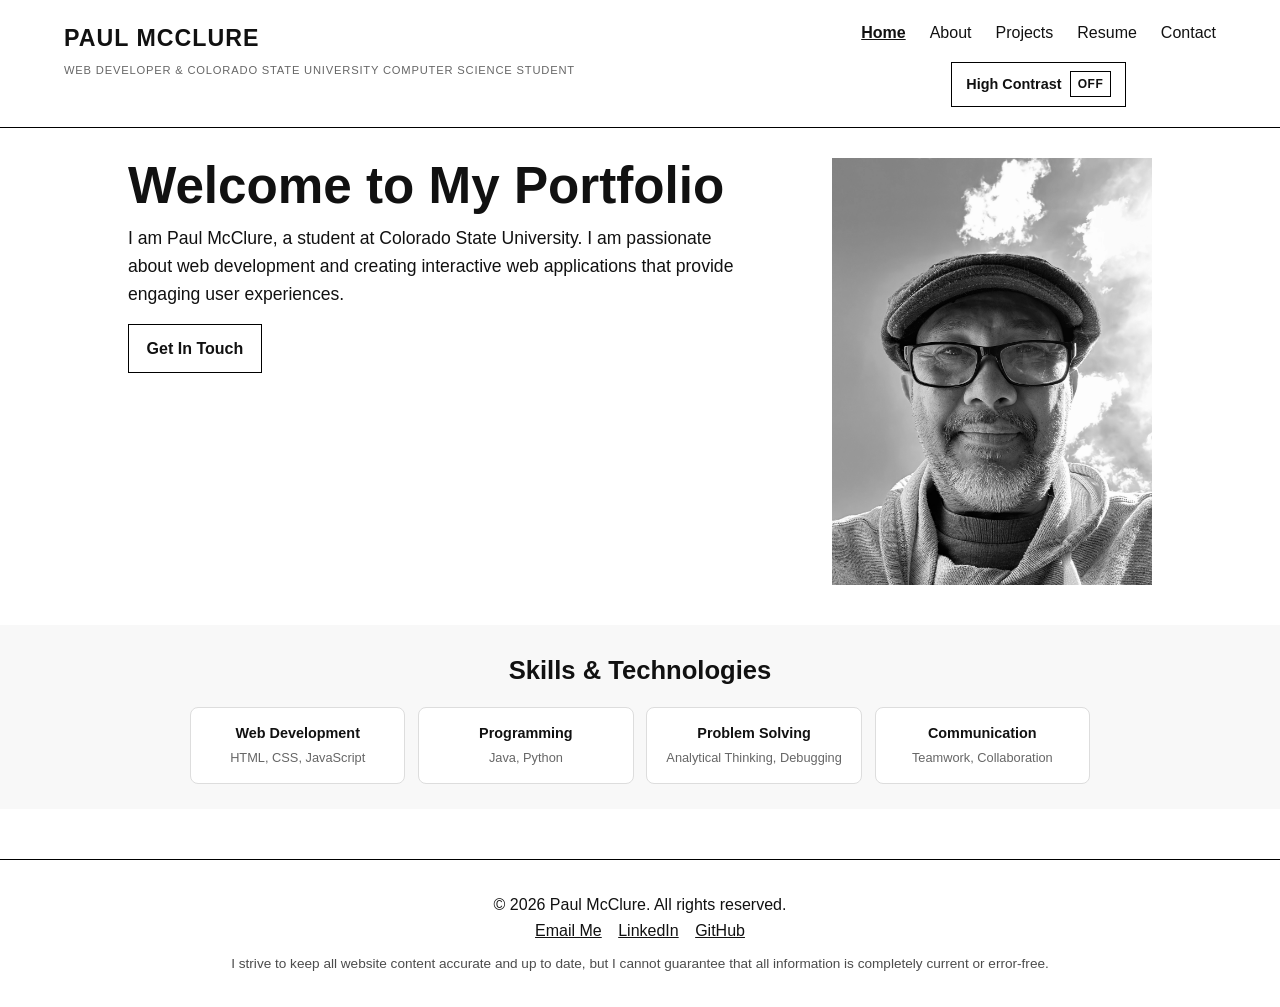
<file: index.html>
<!DOCTYPE html>
<html lang="en">
<head>
    <meta charset="UTF-8">
    <meta name="viewport" content="width=device-width, initial-scale=1.0">
    <title>Home | Paul McClure</title>
    <link rel="stylesheet" href="style.css">
    <script src="shared-header.js" defer></script>
    <script src="theme-toggle.js" defer></script>
    <script src="shared-footer.js" defer></script>
</head>
<body data-active-page="home">
    <header data-site-header></header>

    <main id="main-content" class="hero">
        <section class="hero-text">
            <h1>Welcome to My Portfolio</h1>
            <p>I am Paul McClure, a student at Colorado State University. I am passionate about web development and creating interactive web applications that provide engaging user experiences.</p>
            <div class="cta-buttons">
                <a href="contact.html" class="btn">Get In Touch</a>
            </div>
        </section>

        <section class="hero-image">
            <img src="Profile_pic.jpg" alt="Paul McClure" class="profile-img">
        </section>
    </main>

    <section class="skills-highlights">
        <h2>Skills & Technologies</h2>
        <div class="skills-grid">
            <div class="skill-card">
                <h3>Web Development</h3>
                <p>HTML, CSS, JavaScript</p>
            </div>
            <div class="skill-card">
                <h3>Programming</h3>
                <p>Java, Python</p>
            </div>
            <div class="skill-card">
                <h3>Problem Solving</h3>
                <p>Analytical Thinking, Debugging</p>
            </div>
            <div class="skill-card">
                <h3>Communication</h3>
                <p>Teamwork, Collaboration</p>
            </div>
        </div>
    </section>

    <footer data-site-footer></footer>

</body>
</html>
</file>
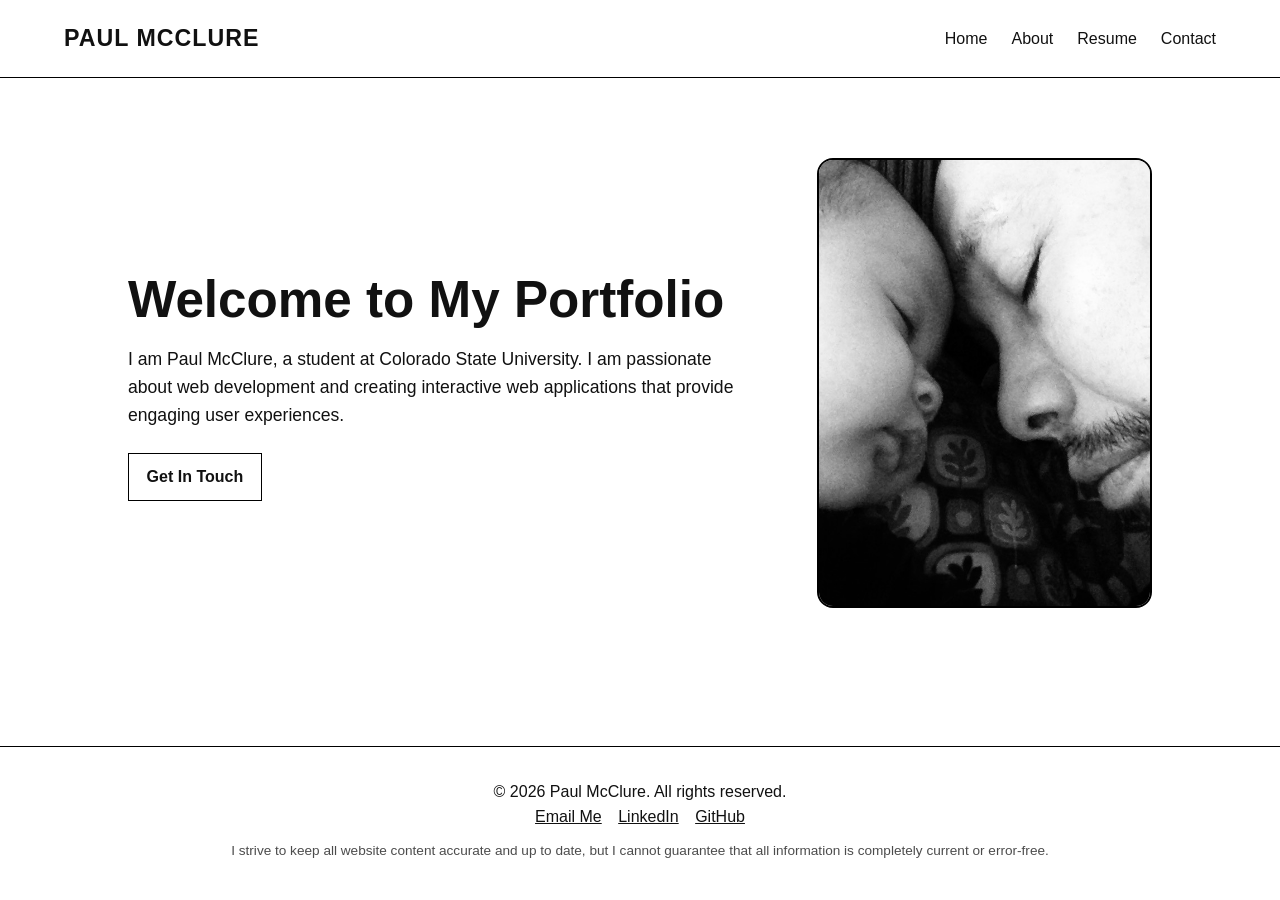
<file: Paul-Portfolio/index.html>
<!DOCTYPE html>
<html lang="en">
<head>
    <meta charset="UTF-8">
    <meta name="viewport" content="width=device-width, initial-scale=1.0">
    <title>Paul McClure |Portfolio </title>
    <link rel="stylesheet" href="style.css">
</head>
<body>

    <header>
        <nav>
            <div class="logo">Paul McClure</div>
            <ul>
                <li><a href="index.html">Home</a></li>
                <li><a href="about.html">About</a></li>
                <li><a href="resume.html">Resume</a></li>
                <li><a href="contact.html">Contact</a></li>
            </ul>
        </nav>
    </header>

    <main class="hero">
        <section class="hero-text">
            <h1>Welcome to My Portfolio</h1>
            <p>I am Paul McClure, a student at Colorado State University. I am passionate about web development and creating interactive web applications that provide engaging user experiences.</p>
            <div class="cta-buttons">
                <a href="contact.html" class="btn">Get In Touch</a>
            </div>
        </section>

        <section class="hero-image">
            <img src="paul.jpg.JPG" alt="Paul McClure" class="profile-img">
        </section>
    </main>

    <footer>
        <div class="footer-content">
            <p>&copy; 2026 Paul McClure. All rights reserved.</p>
            <div class="contact-links">
                <a href="mailto:pmcclure055@gmail.com">Email Me</a>
                <a href="https://linkedin.com/in/pmcclure055" target="_blank" rel="noopener noreferrer">LinkedIn</a>
                <a href="https://github.com/pmcclure055-ai" target="_blank" rel="noopener noreferrer">GitHub</a>
            </div>
            <p class="disclaimer">I strive to keep all website content accurate and up to date, but I cannot guarantee that all information is completely current or error-free.</p>
        </div>
    </footer>

</body>
</html>
</file>
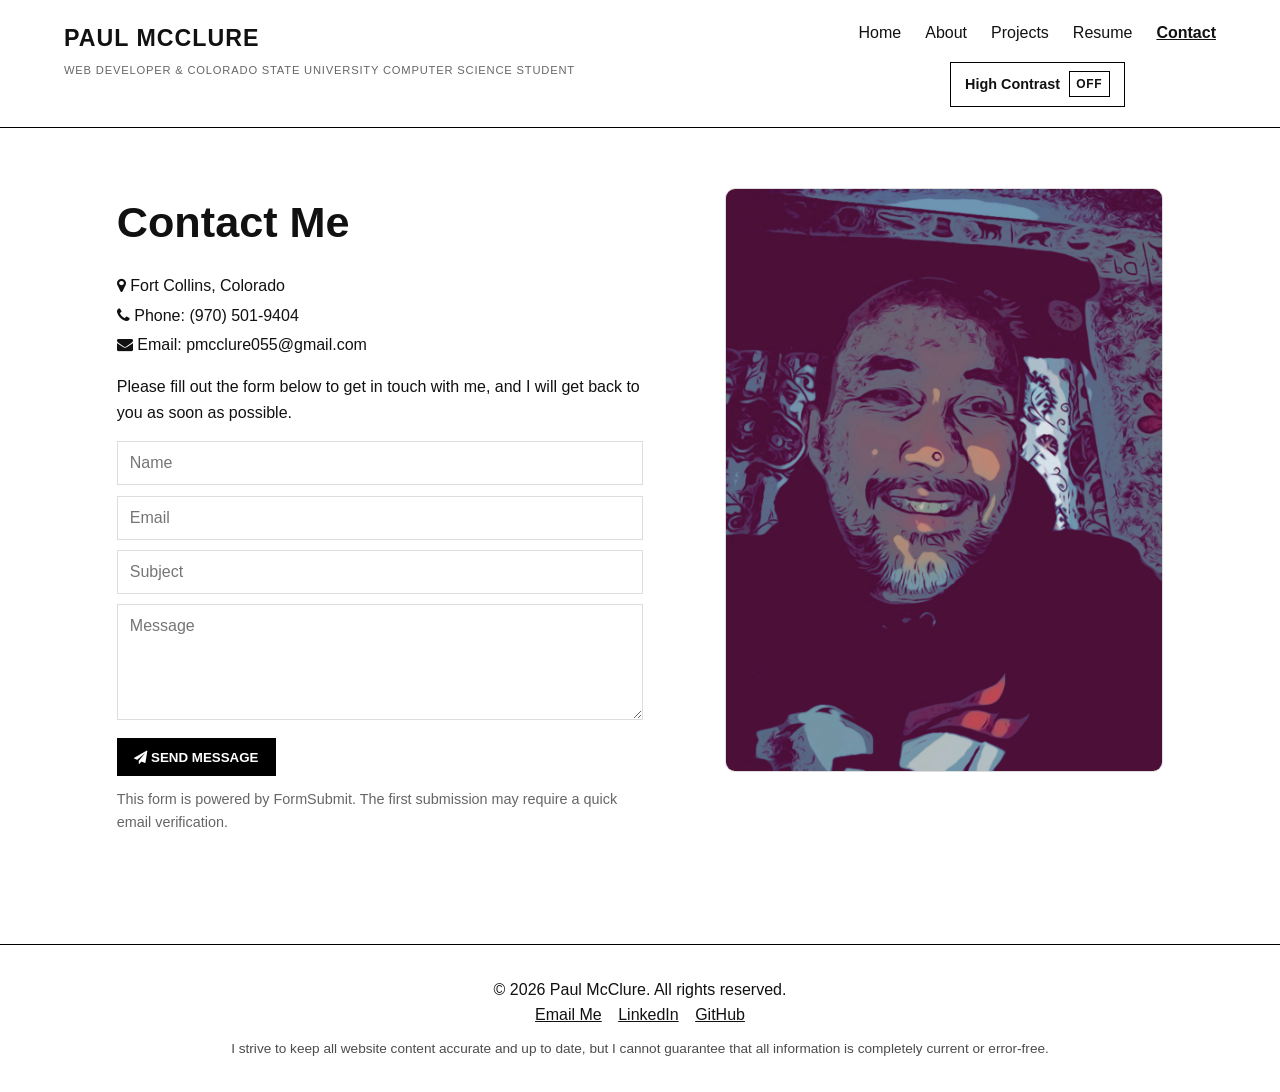
<file: contact.html>
<!DOCTYPE html>
<html lang="en">
<head>
    <meta charset="UTF-8">
    <meta name="viewport" content="width=device-width, initial-scale=1.0">
    <title>Contact | Paul McClure</title>
    <link rel="stylesheet" href="style.css">
    <link rel="stylesheet" href="https://cdnjs.cloudflare.com/ajax/libs/font-awesome/4.7.0/css/font-awesome.min.css">
    <script src="shared-header.js" defer></script>
    <script src="theme-toggle.js" defer></script>
    <script src="shared-footer.js" defer></script>
</head>
<body data-active-page="contact">
    <header data-site-header></header>

    <main id="main-content" class="contact-page">
        <div class="contact-container">

            <section class="contact-column-text">
                <h1>Contact Me</h1>
                <div class="contact-details">
                    <p><i class="fa fa-map-marker" aria-hidden="true"></i> Fort Collins, Colorado</p>
                    <p><i class="fa fa-phone" aria-hidden="true"></i> Phone: (970) 501-9404</p>
                    <p><i class="fa fa-envelope" aria-hidden="true"></i> Email: pmcclure055@gmail.com</p>
                </div>

                <p class="form-instruction">Please fill out the form below to get in touch with me, and I will get back to you as soon as possible.</p>

                <form action="https://formsubmit.co/pmcclure055@gmail.com" method="POST">
                    <input type="hidden" name="_subject" value="Portfolio Contact Form Submission">
                    <input type="hidden" name="_template" value="table">
                    <label for="contact-name" class="sr-only">Name</label>
                    <input id="contact-name" name="name" type="text" placeholder="Name" autocomplete="name" required>
                    <label for="contact-email" class="sr-only">Email</label>
                    <input id="contact-email" name="email" type="email" placeholder="Email" autocomplete="email" required>
                    <label for="contact-subject" class="sr-only">Subject</label>
                    <input id="contact-subject" name="subject" type="text" placeholder="Subject" required>
                    <label for="contact-message" class="sr-only">Message</label>
                    <textarea id="contact-message" name="message" placeholder="Message" rows="5" required></textarea>
                    <button type="submit" class="send-btn">
                        <i class="fa fa-paper-plane" aria-hidden="true"></i> SEND MESSAGE
                    </button>
                </form>
                <p class="form-helper">This form is powered by FormSubmit. The first submission may require a quick email verification.</p>
            </section>

            <section class="contact-column-image">
                <img src="paul_contact_photo.jpg" alt="Paul McClure" class="contact-photo">
            </section>
        </div>
    </main>

    <footer data-site-footer></footer>

</body>
</html>
</file>
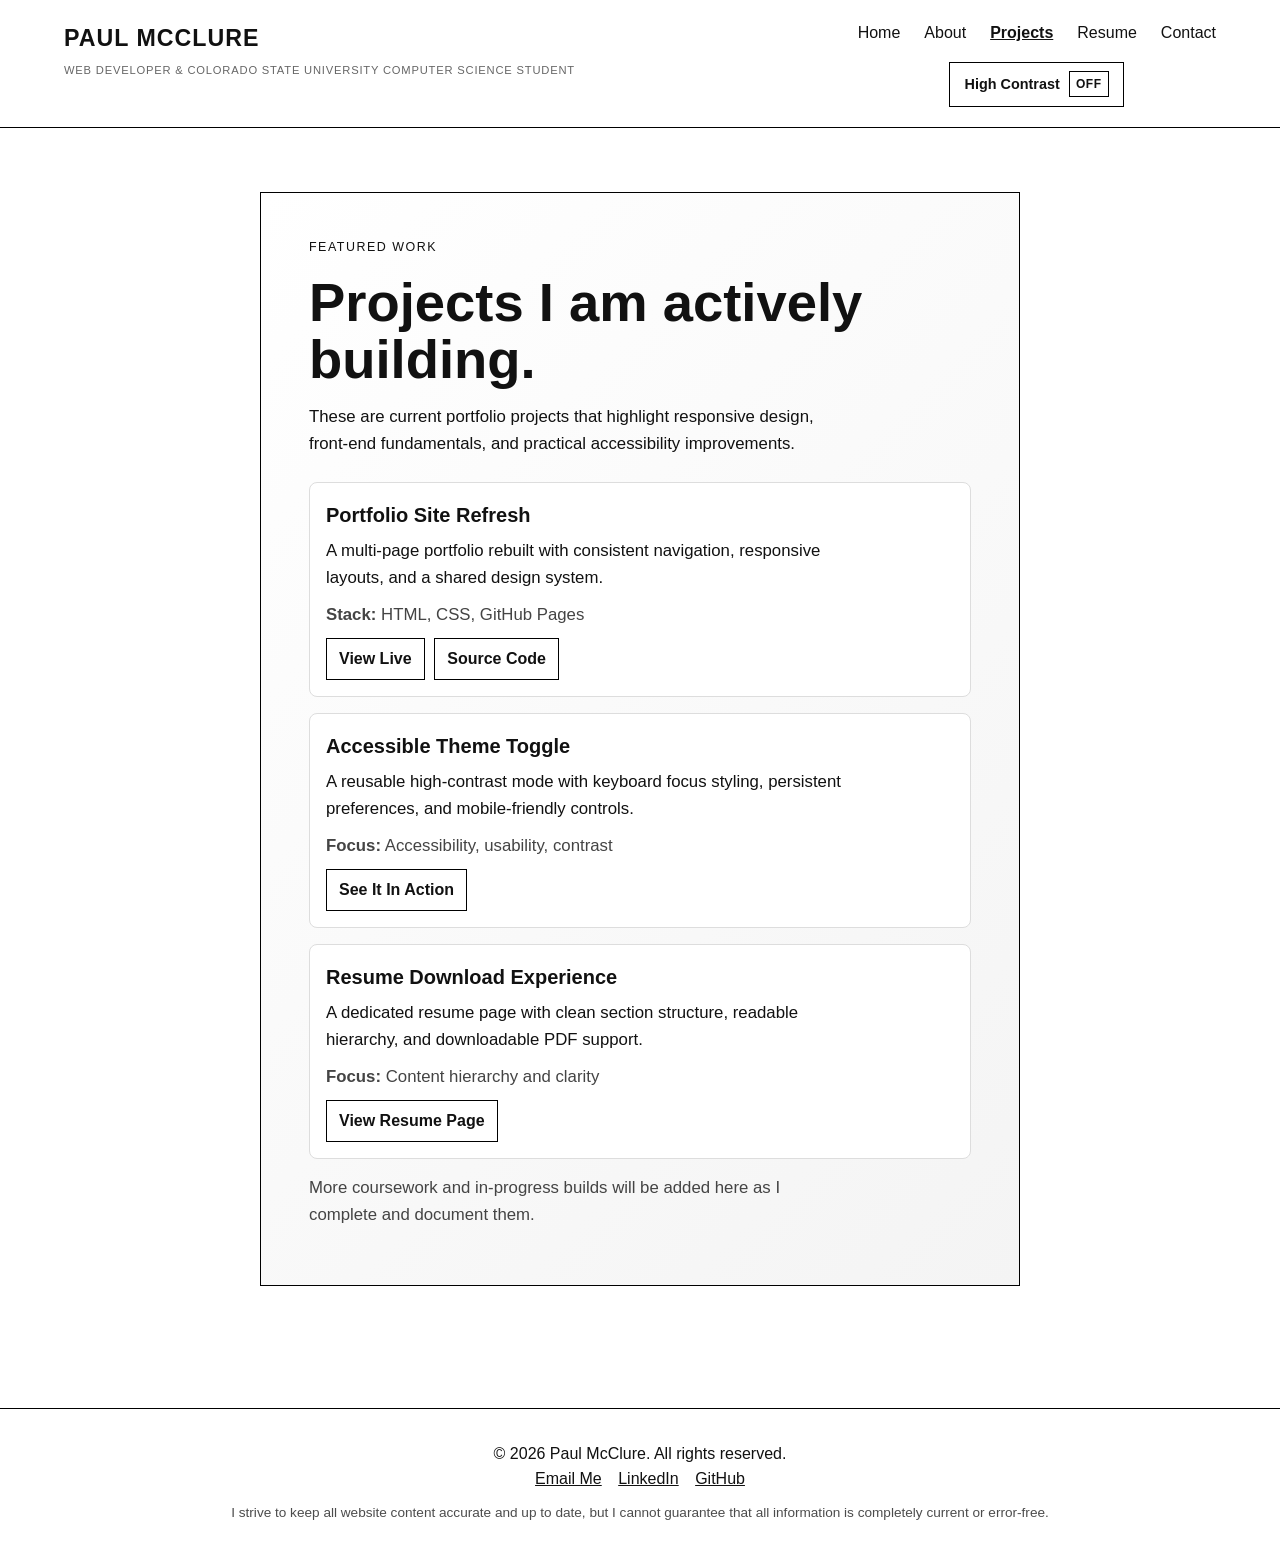
<file: projects.html>
<!DOCTYPE html>
<html lang="en">
<head>
    <meta charset="UTF-8">
    <meta name="viewport" content="width=device-width, initial-scale=1.0">
    <title>Projects | Paul McClure</title>
    <link rel="stylesheet" href="style.css">
    <script src="shared-header.js" defer></script>
    <script src="theme-toggle.js" defer></script>
    <script src="shared-footer.js" defer></script>
</head>
<body data-active-page="projects">
    <header data-site-header></header>

    <main id="main-content" class="projects-page">
        <section class="projects-panel">
            <span class="projects-kicker">Featured Work</span>
            <h1>Projects I am actively building.</h1>
            <p>These are current portfolio projects that highlight responsive design, front-end fundamentals, and practical accessibility improvements.</p>

            <div class="project-grid">
                <article class="project-card">
                    <h2>Portfolio Site Refresh</h2>
                    <p>A multi-page portfolio rebuilt with consistent navigation, responsive layouts, and a shared design system.</p>
                    <p class="project-meta"><strong>Stack:</strong> HTML, CSS, GitHub Pages</p>
                    <div class="project-links">
                        <a href="index.html" class="project-link">View Live</a>
                        <a href="https://github.com/pmcclure055-ai/paul-mcclure" target="_blank" rel="noopener noreferrer" class="project-link">Source Code</a>
                    </div>
                </article>

                <article class="project-card">
                    <h2>Accessible Theme Toggle</h2>
                    <p>A reusable high-contrast mode with keyboard focus styling, persistent preferences, and mobile-friendly controls.</p>
                    <p class="project-meta"><strong>Focus:</strong> Accessibility, usability, contrast</p>
                    <div class="project-links">
                        <a href="projects.html" class="project-link">See It In Action</a>
                    </div>
                </article>

                <article class="project-card">
                    <h2>Resume Download Experience</h2>
                    <p>A dedicated resume page with clean section structure, readable hierarchy, and downloadable PDF support.</p>
                    <p class="project-meta"><strong>Focus:</strong> Content hierarchy and clarity</p>
                    <div class="project-links">
                        <a href="resume.html" class="project-link">View Resume Page</a>
                    </div>
                </article>
            </div>

            <p class="projects-note">More coursework and in-progress builds will be added here as I complete and document them.</p>
        </section>
    </main>

    <footer data-site-footer></footer>

</body>
</html>
</file>
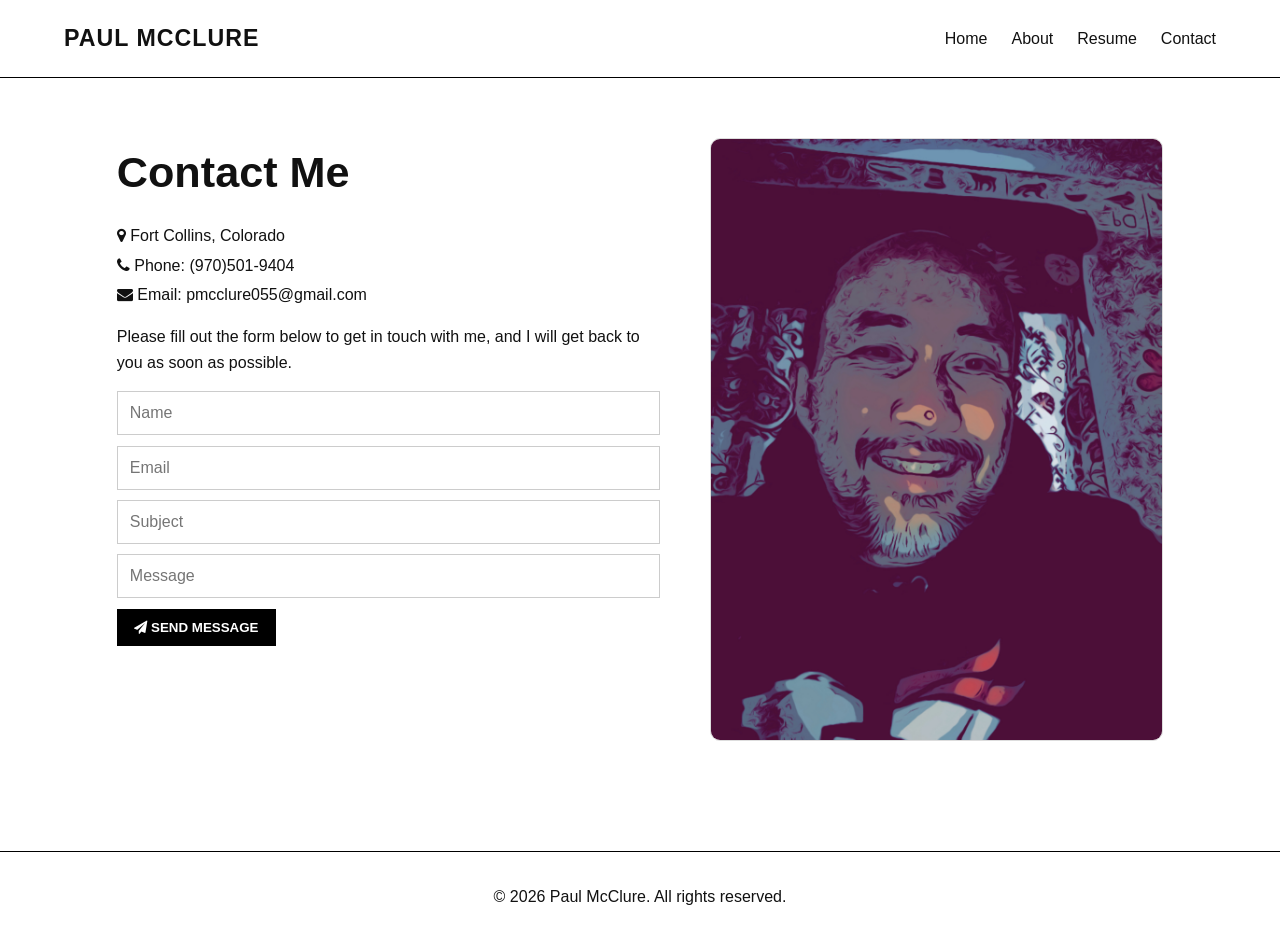
<file: Paul-Portfolio/contact.html>
<!DOCTYPE html>
<html lang="en">
<head>
    <meta charset="UTF-8">
    <meta name="viewport" content="width=device-width, initial-scale=1.0">
    <title>Contact | Paul McClure</title>
    <link rel="stylesheet" href="style.css">
    <link rel="stylesheet" href="https://cdnjs.cloudflare.com/ajax/libs/font-awesome/4.7.0/css/font-awesome.min.css">
</head>
<body>

    <header>
        <nav>
            <div class="logo">Paul McClure</div>
            <ul>
                <li><a href="index.html">Home</a></li>
                <li><a href="about.html">About</a></li>
                <li><a href="resume.html">Resume</a></li>
                <li><a href="contact.html">Contact</a></li>
            </ul>
        </nav>
    </header>

    <main class="contact-page">
        <div class="contact-container">

            <section class="contact-column-text">
                <h1>Contact Me</h1>
                <div class="contact-details">
                    <p><i class="fa fa-map-marker"></i> Fort Collins, Colorado</p>
                    <p><i class="fa fa-phone"></i> Phone: (970)501-9404</p>
                    <p><i class="fa fa-envelope"></i> Email: pmcclure055@gmail.com</p>
                </div>

                <p class="form-instruction">Please fill out the form below to get in touch with me, and I will get back to you as soon as possible.</p>

        <form action="#">
            <input type="text" placeholder="Name" required>
            <input type="email" placeholder="Email" required>
            <input type="text" placeholder="Subject" required>
            <input type="text" placeholder="Message" required>
            <button type="submit" class="send-btn">
                <i class="fa fa-paper-plane"></i> SEND MESSAGE
            </button>
        </form>
    </section>

    <section class="contact-column-image">
        <img src="paul_contact_photo.jpg" alt="Paul McClure" class="contact-photo">
    </section>
    </div>
    </main>

    <footer>
        <div class="footer-content">
            <p>&copy; 2026 Paul McClure. All rights reserved.</p>
        </div>
    </footer>

</body>
</html>
</file>
<file: style.css>
/* Base */
:root {
    color-scheme: light;
    --bg: #ffffff;
    --text: #111111;
    --border: #000000;
    --muted: #666666;
    --muted-strong: #444444;
    --surface: #f8f8f8;
    --surface-strong: #ffffff;
    --surface-border: #dddddd;
    --surface-subtle: #e8e8e8;
    --button-bg: #000000;
    --button-text: #ffffff;
    --button-hover: #333333;
    --panel-gradient-start: #ffffff;
    --panel-gradient-end: #f4f4f4;
    --shadow-color: rgba(0, 0, 0, 0.1);
    --focus-ring: #0a66d0;
}

html[data-theme="contrast"] {
    color-scheme: dark;
    --bg: #000000;
    --text: #ffffff;
    --border: #ffffff;
    --muted: #f0f0f0;
    --muted-strong: #e3e3e3;
    --surface: #080808;
    --surface-strong: #000000;
    --surface-border: #ffffff;
    --surface-subtle: #ffffff;
    --button-bg: #ffffff;
    --button-text: #000000;
    --button-hover: #d9d9d9;
    --panel-gradient-start: #000000;
    --panel-gradient-end: #101010;
    --shadow-color: rgba(255, 255, 255, 0.18);
    --focus-ring: #ffde59;
}

* {
    margin: 0;
    padding: 0;
    box-sizing: border-box;
}

body {
    font-family: "Helvetica Neue", Arial, sans-serif;
    line-height: 1.6;
    background-color: var(--bg);
    color: var(--text);
}

a {
    color: inherit;
}

.skip-link {
    position: absolute;
    left: 1rem;
    top: -100px;
    z-index: 1000;
    padding: 0.65rem 0.9rem;
    border: 1px solid var(--border);
    background-color: var(--surface-strong);
    color: var(--text);
    font-weight: 700;
    text-decoration: none;
}

.skip-link:focus {
    top: 1rem;
}

.sr-only {
    position: absolute;
    width: 1px;
    height: 1px;
    padding: 0;
    margin: -1px;
    overflow: hidden;
    clip: rect(0, 0, 0, 0);
    white-space: nowrap;
    border: 0;
}

a:focus-visible,
button:focus-visible,
input:focus-visible,
textarea:focus-visible {
    outline: 3px solid var(--focus-ring);
    outline-offset: 3px;
}

/* Shared top navigation used on index/about/contact/resume */
body > header {
    border-bottom: 1px solid var(--border);
    padding: 1.25rem 5%;
}

nav {
    display: flex;
    justify-content: space-between;
    align-items: flex-start;
    gap: 2rem;
}

nav > div {
    display: flex;
    flex-direction: column;
}

.nav-controls {
    display: flex;
    align-items: center;
    gap: 1rem;
    margin-left: auto;
}

.logo {
    font-size: 1.45rem;
    font-weight: 700;
    letter-spacing: 1px;
    text-transform: uppercase;
    margin-bottom: 0.3rem;
    text-decoration: none;
    color: inherit;
    display: inline-block;
}

.site-tagline {
    font-size: 0.7rem;
    color: var(--muted);
    text-transform: uppercase;
    letter-spacing: 0.8px;
    margin: 0;
    font-weight: 400;
}

nav ul {
    list-style: none;
    display: flex;
    gap: 1.5rem;
}

nav ul li a {
    text-decoration: none;
    font-weight: 500;
    transition: opacity 0.25s ease;
}

nav ul li a.active {
    text-decoration: underline;
    font-weight: 700;
}

nav ul li a:hover {
    opacity: 0.65;
}

.theme-toggle {
    display: inline-flex;
    align-items: center;
    gap: 0.55rem;
    padding: 0.55rem 0.9rem;
    border: 1px solid var(--border);
    background-color: var(--surface-strong);
    color: var(--text);
    font: inherit;
    font-size: 0.9rem;
    font-weight: 700;
    cursor: pointer;
}

.theme-toggle:hover {
    background-color: var(--button-bg);
    color: var(--button-text);
}

.theme-toggle-state {
    min-width: 2.2rem;
    text-align: center;
    padding: 0.15rem 0.4rem;
    border: 1px solid var(--border);
    font-size: 0.75rem;
    letter-spacing: 0.6px;
    text-transform: uppercase;
}

.theme-toggle[aria-pressed="true"] {
    background-color: var(--button-bg);
    color: var(--button-text);
}

.theme-toggle[aria-pressed="true"] .theme-toggle-state {
    background-color: var(--surface-strong);
    color: var(--text);
}

/* Hero (index) */
.hero {
    display: flex;
    align-items: flex-start;
    justify-content: space-between;
    gap: 2.5rem;
    padding: 30px 10% 40px 10%;
    min-height: auto;
}

.hero-text {
    flex: 1 1 60%;
    min-width: 280px;
}

.hero-image {
    flex: 0 0 320px;
    min-width: 260px;
    display: flex;
    justify-content: center;
}

.hero-text h1 {
    font-size: clamp(2rem, 4vw, 3.4rem);
    line-height: 1.1;
    margin-bottom: 0.6rem;
}

.hero-text p {
    max-width: 620px;
    font-size: 1.1rem;
    margin-bottom: 1rem;
}

.btn,
.cta-buttons a {
    display: inline-block;
    padding: 0.65rem 1.1rem;
    border: 1px solid var(--border);
    text-decoration: none;
    font-weight: 700;
    transition: background-color 0.2s ease, color 0.2s ease;
}

.btn:hover,
.cta-buttons a:hover {
    background-color: var(--button-bg);
    color: var(--button-text);
}

/* Skills Highlights Section */
.skills-highlights {
    background-color: var(--surface);
    padding: 25px 10%;
    text-align: center;
    margin-top: 0;
}

.skills-highlights h2 {
    font-size: clamp(1.3rem, 2vw, 1.6rem);
    margin-bottom: 1rem;
    font-weight: 700;
}

.skills-grid {
    display: grid;
    grid-template-columns: repeat(auto-fit, minmax(200px, 1fr));
    gap: 0.8rem;
    max-width: 900px;
    margin: 0 auto;
}

.skill-card {
    background-color: var(--surface-strong);
    padding: 0.9rem;
    border: 1px solid var(--surface-border);
    border-radius: 8px;
    transition: transform 0.25s ease, box-shadow 0.25s ease;
}

.skill-card:hover {
    transform: translateY(-4px);
    box-shadow: 0 4px 12px var(--shadow-color);
}

.skill-card h3 {
    font-size: 0.9rem;
    margin-bottom: 0.2rem;
    font-weight: 700;
}

.skill-card p {
    font-size: 0.8rem;
    color: var(--muted);
}

.profile-img {
    width: 100%;
    max-width: 320px;
    height: auto;
}

/* Shared footer */
footer,
.footer {
    border-top: 1px solid var(--border);
    text-align: center;
    margin-top: 50px;
    padding: 2rem 5%;
}

.contact-links a,
.footer-links a {
    margin: 0 6px;
    text-decoration: underline;
}

.disclaimer {
    font-size: 0.85rem;
    margin-top: 10px;
    opacity: 0.75;
}

/* About page */
.about-container {
    display: flex;
    align-items: center;
    justify-content: space-between;
    gap: 96px;
    padding: 62px 10% 36px 10%;
    max-width: 1280px;
    margin: 0 auto;
}

.about-text {
    flex: 1 1 58%;
    min-width: 280px;
}

.about-text h1 {
    font-size: clamp(2rem, 4vw, 3rem);
    margin-top: 0;
    margin-bottom: 1rem;
}

.about-text p {
    margin-bottom: 0.85rem;
    font-size: 1.05rem;
    line-height: 1.7;
}

.about-skills {
    padding: 30px 10% 50px 10%;
    border-top: 1px solid var(--border);
    max-width: 1280px;
    margin: 0 auto;
}

.about-skills h2 {
    font-size: 1.1rem;
    font-weight: 700;
    text-transform: uppercase;
    letter-spacing: 1.5px;
    margin-bottom: 1.2rem;
    color: var(--text);
}

.about-skills .skills-grid {
    max-width: none;
    margin: 0;
    grid-template-columns: repeat(4, minmax(0, 1fr));
    gap: 1rem;
}

.about-image {
    flex: 1 1 42%;
    display: flex;
    justify-content: center;
    align-items: center;
    padding-top: 0;
}

.about-photo {
    width: 100%;
    max-width: 390px;
    height: auto;
    border-radius: 8px;
    border: 2px solid var(--border);
}

/* Contact page */
.contact-container {
    display: flex;
    justify-content: center;
    align-items: flex-start;
    gap: 82px;
    padding: 60px 6%;
    max-width: 1200px;
    margin: 0 auto;
}

.contact-column-text {
    flex: 1.2;
}

.contact-column-text h1 {
    font-size: clamp(2rem, 4vw, 2.7rem);
    margin-bottom: 1rem;
}

.contact-details p {
    margin-bottom: 0.25rem;
}

.form-instruction {
    margin: 1rem 0;
}

.form-helper {
    margin-top: 0.75rem;
    font-size: 0.9rem;
    color: var(--muted);
}

form input,
form textarea {
    width: 100%;
    padding: 0.75rem;
    margin-bottom: 0.65rem;
    border: 1px solid var(--surface-border);
    background-color: var(--surface-strong);
    color: var(--text);
    font-family: inherit;
    font-size: 1rem;
}

.send-btn {
    background-color: var(--button-bg);
    color: var(--button-text);
    border: none;
    padding: 0.7rem 1.1rem;
    font-weight: 700;
    cursor: pointer;
}

.send-btn:hover {
    background-color: var(--button-hover);
}

.contact-column-image {
    flex: 1;
    display: flex;
    justify-content: center;
}

.contact-photo {
    width: min(100%, 480px);
    height: auto;
    border-radius: 10px;
    border: 1px solid var(--surface-border);
}

/* Projects page */
.projects-page {
    padding: 64px 10% 72px 10%;
}

.projects-panel {
    max-width: 760px;
    margin: 0 auto;
    border: 1px solid var(--border);
    padding: 40px clamp(24px, 5vw, 48px);
    background: linear-gradient(135deg, var(--panel-gradient-start) 0%, var(--panel-gradient-end) 100%);
}

.projects-kicker {
    display: inline-block;
    font-size: 0.78rem;
    text-transform: uppercase;
    letter-spacing: 1.5px;
    margin-bottom: 1rem;
}

.projects-panel h1 {
    font-size: clamp(2.2rem, 5vw, 3.4rem);
    line-height: 1.05;
    margin-bottom: 1rem;
}

.projects-panel p {
    font-size: 1.05rem;
    max-width: 56ch;
    margin-bottom: 1rem;
}

.construction-btn {
    display: inline-block;
    margin-top: 0.5rem;
    padding: 0.8rem 1.2rem;
    border: 1px solid var(--border);
    background-color: var(--button-bg);
    color: var(--button-text);
    font: inherit;
    font-weight: 700;
    cursor: not-allowed;
    opacity: 1;
}

.projects-note {
    margin-top: 1rem;
    color: var(--muted-strong);
}

.project-grid {
    display: grid;
    gap: 1rem;
    margin-top: 1.5rem;
}

.project-card {
    border: 1px solid var(--surface-border);
    background-color: var(--surface-strong);
    padding: 1rem;
    border-radius: 8px;
}

.project-card h2 {
    font-size: 1.25rem;
    margin-bottom: 0.45rem;
}

.project-card p {
    margin-bottom: 0.6rem;
}

.project-meta {
    color: var(--muted-strong);
}

.project-links {
    display: flex;
    flex-wrap: wrap;
    gap: 0.6rem;
}

.project-link {
    display: inline-block;
    border: 1px solid var(--border);
    padding: 0.45rem 0.75rem;
    text-decoration: none;
    font-weight: 700;
}

.project-link:hover {
    background-color: var(--button-bg);
    color: var(--button-text);
}

.resume-content {
    max-width: 960px;
    margin: 40px auto;
    padding: 0 20px;
}

.resume-header {
    display: flex;
    justify-content: space-between;
    align-items: center;
    gap: 1rem;
    margin-bottom: 20px;
}

.resume-title {
    font-size: clamp(2rem, 4vw, 2.8rem);
    line-height: 1.1;
}

.download-btn {
    background-color: var(--button-bg);
    color: var(--button-text);
    border: none;
    padding: 10px 18px;
    font-weight: 700;
    cursor: pointer;
}

.download-btn:hover {
    background-color: var(--button-hover);
}

.divider {
    border: 0;
    border-top: 1px solid var(--border);
    margin: 28px 0;
}

.resume-section {
    display: grid;
    grid-template-columns: 1fr 2fr;
    gap: 20px;
}

.section-details {
    display: grid;
    gap: 14px;
}

.section-title h2 {
    font-size: 1.35rem;
    letter-spacing: 0.5px;
    text-transform: uppercase;
}

.resume-item {
    border-left: 2px solid var(--surface-subtle);
    padding-left: 12px;
}

.entry-header {
    font-size: 1.03rem;
    line-height: 1.3;
}

.entry-meta {
    color: var(--muted-strong);
    margin-top: 2px;
}

.bullet-list {
    margin-left: 20px;
    list-style: square;
}

.bullet-list li {
    margin-bottom: 5px;
}

.skill-group {
    margin-bottom: 16px;
}

/* Responsive */
@media (max-width: 992px) {
    .hero,
    .about-container,
    .contact-container {
        flex-direction: column;
        text-align: center;
    }

    .about-container {
        gap: 35px;
    }

    .about-skills .skills-grid {
        justify-content: center;
        grid-template-columns: repeat(2, minmax(0, 1fr));
    }

    .profile-img {
        height: auto;
    }
}

@media (max-width: 768px) {
    nav {
        flex-direction: column;
        align-items: center;
        gap: 0.75rem;
        text-align: center;
    }

    nav > div {
        align-items: center;
    }

    .nav-controls {
        flex-direction: column;
        width: 100%;
        margin-left: 0;
    }

    .site-tagline {
        max-width: 32ch;
    }

    nav ul {
        flex-wrap: wrap;
        justify-content: center;
        gap: 0.8rem;
        width: 100%;
    }

    .theme-toggle {
        width: 100%;
        justify-content: center;
    }

    .resume-header {
        flex-direction: column;
        align-items: flex-start;
    }

    .projects-page {
        padding: 40px 6% 56px 6%;
    }

    .resume-section {
        grid-template-columns: 1fr;
    }

    .about-skills .skills-grid {
        grid-template-columns: 1fr;
    }
}
</file>
<file: Paul-Portfolio/style.css>
/* Base */
* {
    margin: 0;
    padding: 0;
    box-sizing: border-box;
}

body {
    font-family: "Helvetica Neue", Arial, sans-serif;
    line-height: 1.6;
    background-color: #ffffff;
    color: #111111;
}

a {
    color: inherit;
}

/* Shared top navigation used on index/about/contact */
header {
    border-bottom: 1px solid #000;
    padding: 1.25rem 5%;
}

nav {
    display: flex;
    justify-content: space-between;
    align-items: center;
}

.logo {
    font-size: 1.45rem;
    font-weight: 700;
    letter-spacing: 1px;
    text-transform: uppercase;
}

nav ul {
    list-style: none;
    display: flex;
    gap: 1.5rem;
}

nav ul li a {
    text-decoration: none;
    font-weight: 500;
    transition: opacity 0.25s ease;
}

nav ul li a:hover {
    opacity: 0.65;
}

/* Hero (index) */
.hero {
    display: flex;
    align-items: center;
    justify-content: space-between;
    gap: 2rem;
    padding: 80px 10%;
    min-height: 65vh;
}

.hero-text h1 {
    font-size: clamp(2rem, 4vw, 3.4rem);
    line-height: 1.1;
    margin-bottom: 1rem;
}

.hero-text p {
    max-width: 620px;
    font-size: 1.1rem;
    margin-bottom: 1.5rem;
}

.btn,
.cta-buttons a {
    display: inline-block;
    padding: 0.65rem 1.1rem;
    border: 1px solid #000;
    text-decoration: none;
    font-weight: 700;
    transition: background-color 0.2s ease, color 0.2s ease;
}

.btn:hover,
.cta-buttons a:hover {
    background-color: #000;
    color: #fff;
}

.profile-img {
    width: min(100%, 450px);
    height: 450px;
    object-fit: cover;
    border: 2px solid #000;
    border-radius: 16px;
}

/* Shared footer */
footer,
.footer {
    border-top: 1px solid #000;
    text-align: center;
    margin-top: 50px;
    padding: 2rem 5%;
}

.contact-links a,
.footer-links a {
    margin: 0 6px;
    text-decoration: underline;
}

.disclaimer {
    font-size: 0.85rem;
    margin-top: 10px;
    opacity: 0.75;
}

/* About page */
.about-container {
    display: flex;
    align-items: center;
    justify-content: space-between;
    gap: 60px;
    padding: 70px 10%;
    max-width: 1280px;
    margin: 0 auto;
}

.about-text {
    flex: 1.2;
}

.about-text h1 {
    font-size: clamp(2rem, 4vw, 3rem);
    margin-bottom: 1rem;
}

.about-text p {
    margin-bottom: 0.85rem;
    font-size: 1.05rem;
}

.skills-section h3 {
    margin-top: 1rem;
    margin-bottom: 0.75rem;
}

.skills-list {
    list-style: none;
    display: grid;
    grid-template-columns: repeat(2, minmax(0, 1fr));
    gap: 0.5rem 1rem;
}

.skills-list li {
    font-weight: 600;
}

.skills-list i {
    margin-right: 8px;
}

.about-image {
    flex: 1;
    display: flex;
    justify-content: center;
}

/* Contact page */
.contact-container {
    display: flex;
    justify-content: center;
    align-items: flex-start;
    gap: 50px;
    padding: 60px 6%;
    max-width: 1200px;
    margin: 0 auto;
}

.contact-column-text {
    flex: 1.2;
}

.contact-column-text h1 {
    font-size: clamp(2rem, 4vw, 2.7rem);
    margin-bottom: 1rem;
}

.contact-details p {
    margin-bottom: 0.25rem;
}

.form-instruction {
    margin: 1rem 0;
}

form input,
form textarea {
    width: 100%;
    padding: 0.75rem;
    margin-bottom: 0.65rem;
    border: 1px solid #ccc;
    font-family: inherit;
    font-size: 1rem;
}

.send-btn {
    background-color: #000;
    color: #fff;
    border: none;
    padding: 0.7rem 1.1rem;
    font-weight: 700;
    cursor: pointer;
}

.send-btn:hover {
    background-color: #333;
}

.contact-column-image {
    flex: 1;
    display: flex;
    justify-content: center;
}

.contact-photo {
    width: min(100%, 480px);
    height: auto;
    border-radius: 10px;
    border: 1px solid #ddd;
}

/* Resume page specific nav */
.navbar {
    border-bottom: 1px solid #000;
    padding: 1.15rem 0;
}

.nav-container {
    max-width: 960px;
    margin: 0 auto;
    padding: 0 20px;
    display: flex;
    align-items: flex-end;
}

.navbar .logo {
    margin-right: clamp(3rem, 8vw, 7rem);
    line-height: 1;
}

.nav-links {
    list-style: none;
    display: flex;
    gap: 2.25rem;
    margin-left: auto;
    align-items: center;
    padding-bottom: 2px;
}

.nav-links a {
    text-decoration: none;
    font-weight: 500;
}

.nav-links a.active {
    text-decoration: underline;
    font-weight: 700;
}

.resume-content {
    max-width: 960px;
    margin: 40px auto;
    padding: 0 20px;
}

.resume-header {
    display: flex;
    justify-content: space-between;
    align-items: center;
    gap: 1rem;
    margin-bottom: 20px;
}

.resume-title {
    font-size: clamp(2rem, 4vw, 2.8rem);
    line-height: 1.1;
}

.download-btn {
    background-color: #000;
    color: #fff;
    border: none;
    padding: 10px 18px;
    font-weight: 700;
    cursor: pointer;
}

.download-btn:hover {
    background-color: #333;
}

.divider {
    border: 0;
    border-top: 1px solid #000;
    margin: 28px 0;
}

.resume-section {
    display: grid;
    grid-template-columns: 1fr 2fr;
    gap: 20px;
}

.section-details {
    display: grid;
    gap: 14px;
}

.section-title h2 {
    font-size: 1.35rem;
    letter-spacing: 0.5px;
    text-transform: uppercase;
}

.resume-item {
    border-left: 2px solid #e8e8e8;
    padding-left: 12px;
}

.entry-header {
    font-size: 1.03rem;
    line-height: 1.3;
}

.entry-meta {
    color: #444;
    margin-top: 2px;
}

.bullet-list {
    margin-left: 20px;
    list-style: square;
}

.bullet-list li {
    margin-bottom: 5px;
}

.skill-group {
    margin-bottom: 16px;
}

/* Responsive */
@media (max-width: 992px) {
    .hero,
    .about-container,
    .contact-container {
        flex-direction: column;
        text-align: center;
    }

    .about-container {
        gap: 35px;
    }

    .skills-list {
        grid-template-columns: 1fr;
    }

    .profile-img {
        height: auto;
    }
}

@media (max-width: 768px) {
    nav {
        flex-direction: column;
        gap: 0.75rem;
    }

    nav ul,
    .nav-links {
        flex-wrap: wrap;
        justify-content: center;
        gap: 0.8rem;
    }

    .resume-header {
        flex-direction: column;
        align-items: flex-start;
    }

    .resume-section {
        grid-template-columns: 1fr;
    }
}
</file>
